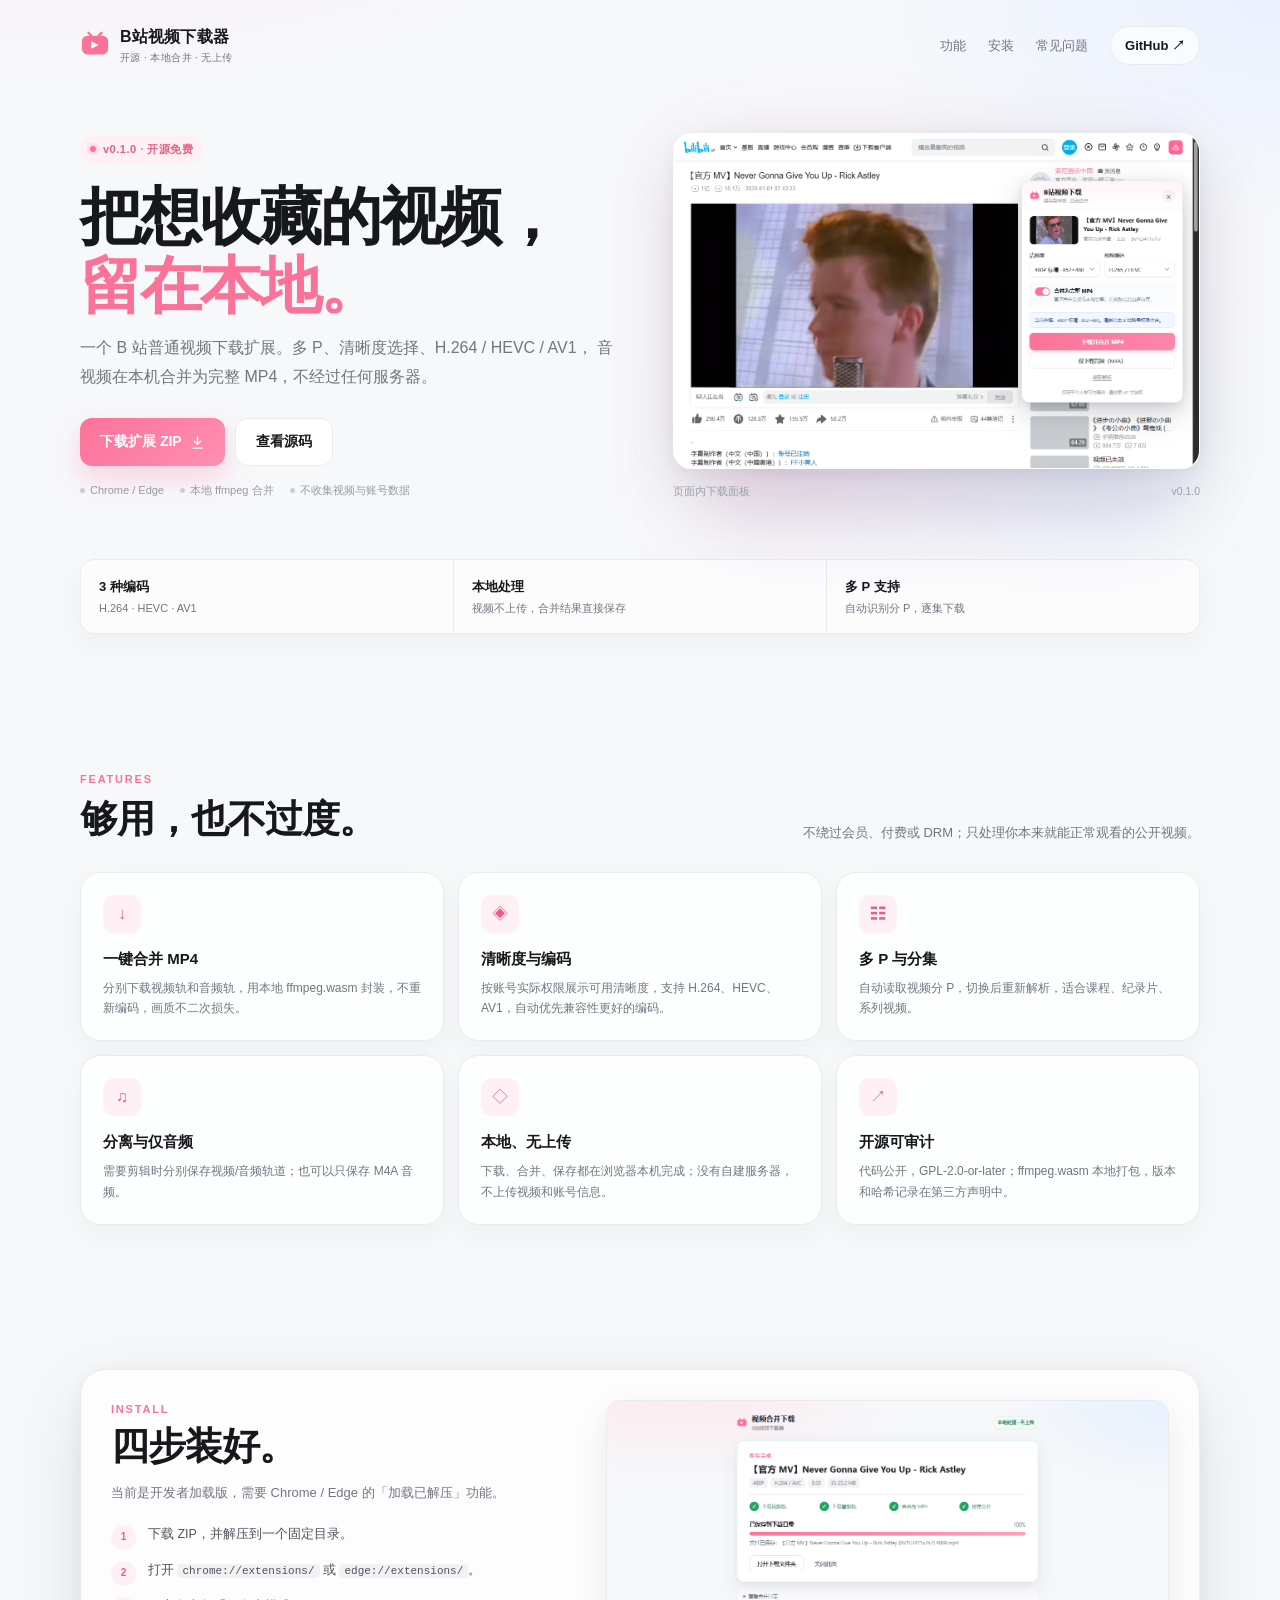
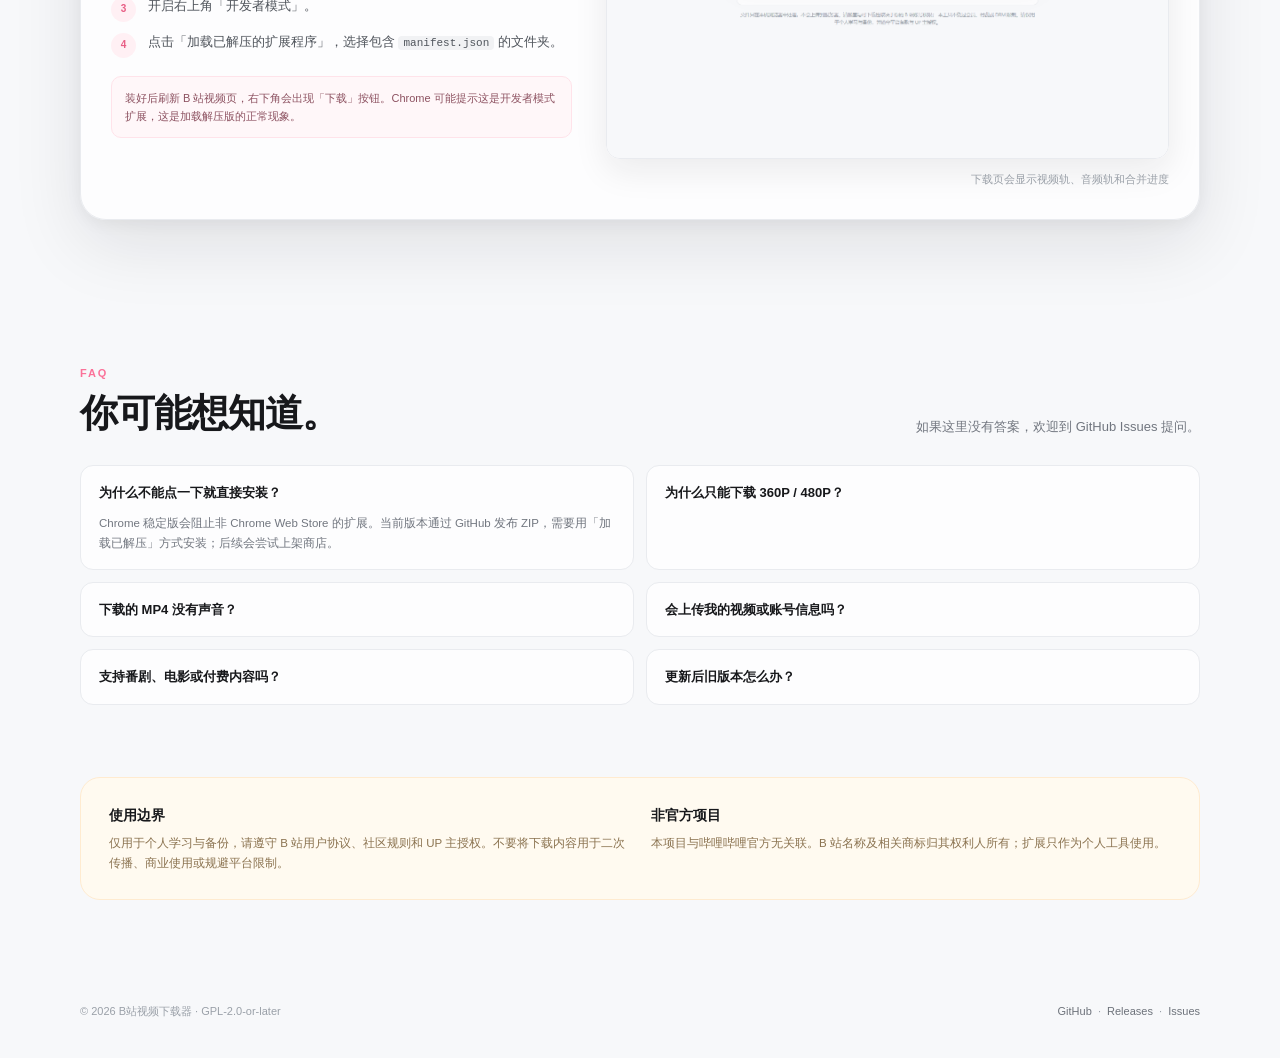
<file: docs/index.html>
<!doctype html>
<html lang="zh-CN">
<head>
  <meta charset="utf-8">
  <meta name="viewport" content="width=device-width, initial-scale=1">
  <title>B站视频下载器 · 开源、本地合并、无上传</title>
  <meta name="description" content="一个开源的 B 站普通视频下载扩展：支持多 P、清晰度选择、H.264/HEVC/AV1、本地合并 MP4、分离音视频和仅下载音频。">
  <meta property="og:title" content="B站视频下载器 · 开源、本地合并">
  <meta property="og:description" content="支持多 P、清晰度选择、本地音视频合并 MP4。文件只在本机处理。">
  <meta property="og:type" content="website">
  <meta property="og:image" content="panel.png">
  <style>
    :root {
      --pink: #fb7299;
      --pink-deep: #e85d84;
      --ink: #17181b;
      --muted: #71767f;
      --line: #e9ebef;
      --bg: #f7f8fa;
      --card: #ffffff;
      --blue: #5b8def;
      --green: #20a464;
      --radius: 20px;
      --shadow: 0 24px 70px rgba(23, 24, 27, .10), 0 4px 16px rgba(23, 24, 27, .05);
    }

    * { box-sizing: border-box; }
    html { scroll-behavior: smooth; }
    body {
      margin: 0;
      color: var(--ink);
      background:
        radial-gradient(900px 460px at 8% -8%, #ffe6ee 0%, transparent 62%),
        radial-gradient(780px 420px at 100% 0%, #eaf1ff 0%, transparent 56%),
        var(--bg);
      font-family: -apple-system, BlinkMacSystemFont, "Segoe UI", "PingFang SC", "Microsoft YaHei", sans-serif;
      line-height: 1.65;
      -webkit-font-smoothing: antialiased;
    }
    a { color: inherit; }
    img { max-width: 100%; display: block; }
    .wrap { width: min(1120px, calc(100% - 40px)); margin: 0 auto; }

    .nav {
      display: flex; align-items: center; justify-content: space-between; gap: 18px;
      padding: 24px 0 12px;
    }
    .brand { display: flex; align-items: center; gap: 10px; text-decoration: none; font-weight: 800; letter-spacing: .2px; }
    .brand svg { color: var(--pink); flex: none; }
    .brand small { display: block; color: var(--muted); font-size: 10px; font-weight: 500; letter-spacing: .4px; }
    .nav-links { display: flex; align-items: center; gap: 22px; font-size: 13px; color: var(--muted); }
    .nav-links a { text-decoration: none; }
    .nav-links a:hover { color: var(--ink); }
    .nav-cta {
      padding: 8px 14px; border: 1px solid var(--line); border-radius: 999px;
      background: rgba(255,255,255,.7); color: var(--ink) !important; font-weight: 650;
    }

    .hero {
      display: grid; grid-template-columns: 1.02fr .98fr; gap: 44px;
      align-items: center; padding: 54px 0 50px;
    }
    .badge {
      display: inline-flex; align-items: center; gap: 7px;
      padding: 5px 10px; border-radius: 999px;
      background: #fff0f4; color: var(--pink-deep);
      font-size: 11px; font-weight: 700; letter-spacing: .5px;
    }
    .badge i { width: 6px; height: 6px; border-radius: 50%; background: var(--pink); box-shadow: 0 0 0 3px rgba(251,114,153,.15); }
    h1 {
      margin: 18px 0 14px;
      font-size: clamp(38px, 5vw, 62px);
      line-height: 1.12;
      letter-spacing: -2px;
      font-weight: 850;
    }
    h1 em { font-style: normal; color: var(--pink); }
    .lead { margin: 0; max-width: 560px; color: var(--muted); font-size: 16px; line-height: 1.8; }
    .actions { display: flex; flex-wrap: wrap; gap: 10px; margin-top: 26px; }
    .btn {
      display: inline-flex; align-items: center; justify-content: center; gap: 8px;
      min-height: 48px; padding: 0 20px; border-radius: 12px;
      text-decoration: none; font-size: 14px; font-weight: 750;
      transition: transform .18s ease, box-shadow .18s ease, background .18s ease;
    }
    .btn:hover { transform: translateY(-2px); }
    .btn-primary {
      color: #fff; background: linear-gradient(135deg, #fb7299, #ff8fb1);
      box-shadow: 0 12px 26px rgba(251, 114, 153, .28);
    }
    .btn-secondary { color: var(--ink); background: #fff; border: 1px solid var(--line); }
    .btn-secondary:hover { box-shadow: 0 8px 22px rgba(23,24,27,.07); }
    .hero-note { display: flex; flex-wrap: wrap; gap: 10px 16px; margin-top: 15px; color: #969ba3; font-size: 11px; }
    .hero-note span { display: inline-flex; align-items: center; gap: 5px; }
    .hero-note span::before { content: ""; width: 5px; height: 5px; border-radius: 50%; background: #c9ced5; }

    .shot { position: relative; }
    .shot::before {
      content: ""; position: absolute; inset: 9% 4% -6% 6%;
      background: linear-gradient(135deg, rgba(251,114,153,.28), rgba(91,141,239,.18));
      filter: blur(42px); border-radius: 36px; z-index: 0;
    }
    .shot img {
      position: relative; z-index: 1;
      border-radius: 18px; box-shadow: var(--shadow);
      border: 1px solid rgba(255,255,255,.75);
      background: #fff;
    }
    .shot-caption {
      position: relative; z-index: 2; display: flex; justify-content: space-between; gap: 12px;
      margin-top: 14px; color: #9aa0a8; font-size: 10.5px;
    }

    .strip {
      display: grid; grid-template-columns: repeat(3, 1fr); gap: 1px;
      margin: 8px 0 64px; border: 1px solid var(--line); border-radius: 14px;
      overflow: hidden; background: var(--line); box-shadow: 0 10px 30px rgba(23,24,27,.04);
    }
    .strip div { padding: 16px 18px; background: rgba(255,255,255,.86); }
    .strip strong { display: block; font-size: 13px; }
    .strip span { display: block; margin-top: 2px; color: var(--muted); font-size: 11px; }

    section { padding: 72px 0; }
    .section-head { display: flex; align-items: flex-end; justify-content: space-between; gap: 20px; margin-bottom: 28px; }
    .eyebrow { color: var(--pink); font-size: 11px; font-weight: 800; letter-spacing: 1.8px; text-transform: uppercase; }
    h2 { margin: 8px 0 0; font-size: clamp(26px, 3.4vw, 38px); line-height: 1.25; letter-spacing: -1px; }
    .section-head p { max-width: 420px; margin: 0; color: var(--muted); font-size: 13px; }

    .grid-3 { display: grid; grid-template-columns: repeat(3, 1fr); gap: 14px; }
    .feature {
      padding: 22px; border: 1px solid var(--line); border-radius: var(--radius);
      background: rgba(255,255,255,.82); box-shadow: 0 10px 28px rgba(23,24,27,.035);
    }
    .feature-icon {
      width: 38px; height: 38px; display: grid; place-items: center;
      border-radius: 11px; background: #fff0f4; color: var(--pink-deep);
      margin-bottom: 14px;
    }
    .feature h3 { margin: 0 0 6px; font-size: 15px; }
    .feature p { margin: 0; color: var(--muted); font-size: 12px; line-height: 1.7; }

    .install {
      display: grid; grid-template-columns: .9fr 1.1fr; gap: 34px;
      align-items: start; padding: 30px; border: 1px solid var(--line);
      border-radius: 26px; background: rgba(255,255,255,.8); box-shadow: var(--shadow);
    }
    .install h2 { margin-top: 5px; }
    .steps { display: flex; flex-direction: column; gap: 10px; margin-top: 20px; }
    .step { display: flex; gap: 12px; align-items: flex-start; }
    .step-num {
      width: 25px; height: 25px; flex: none; display: grid; place-items: center;
      border-radius: 50%; background: #fff0f4; color: var(--pink-deep);
      font-size: 10px; font-weight: 800; margin-top: 1px;
    }
    .step p { margin: 0; font-size: 12.5px; color: #4f545b; line-height: 1.7; }
    .step code {
      padding: 1px 5px; border-radius: 4px; background: #f1f2f4;
      font-family: "Cascadia Mono", Consolas, monospace; font-size: 11px;
    }
    .install-note {
      margin-top: 18px; padding: 12px 13px; border-radius: 10px;
      border: 1px solid #ffe3ea; background: #fff7f9; color: #8d5261;
      font-size: 11px; line-height: 1.65;
    }
    .install-visual { display: flex; flex-direction: column; gap: 12px; }
    .install-visual img { border-radius: 14px; border: 1px solid var(--line); box-shadow: 0 12px 34px rgba(23,24,27,.08); }
    .install-visual span { color: #9aa0a8; font-size: 10.5px; text-align: right; }

    .faq { display: grid; grid-template-columns: 1fr 1fr; gap: 12px; }
    details {
      padding: 16px 18px; border: 1px solid var(--line); border-radius: 13px;
      background: rgba(255,255,255,.8);
    }
    summary { cursor: pointer; font-size: 13px; font-weight: 650; list-style: none; }
    summary::-webkit-details-marker { display: none; }
    details p { margin: 9px 0 0; color: var(--muted); font-size: 11.5px; line-height: 1.75; }

    .compliance {
      display: grid; grid-template-columns: 1fr 1fr; gap: 22px;
      padding: 26px 28px; border-radius: 20px;
      border: 1px solid #ffebd0; background: #fffaf0;
    }
    .compliance h3 { margin: 0 0 6px; font-size: 14px; }
    .compliance p { margin: 0; color: #8b7350; font-size: 11.5px; line-height: 1.75; }

    footer {
      display: flex; flex-wrap: wrap; align-items: center; justify-content: space-between; gap: 12px;
      padding: 30px 0 38px; color: #9aa0a8; font-size: 11px;
    }
    footer a { color: #6d727a; text-decoration: none; }
    footer a:hover { color: var(--pink-deep); }

    @media (max-width: 900px) {
      .hero { grid-template-columns: 1fr; gap: 30px; padding-top: 34px; }
      .shot { order: 2; }
      .nav-links { display: none; }
      .grid-3 { grid-template-columns: 1fr 1fr; }
      .install { grid-template-columns: 1fr; }
      .faq { grid-template-columns: 1fr; }
      .compliance { grid-template-columns: 1fr; }
    }
    @media (max-width: 560px) {
      .wrap { width: calc(100% - 28px); }
      h1 { letter-spacing: -1.2px; }
      .strip { grid-template-columns: 1fr; }
      .grid-3 { grid-template-columns: 1fr; }
      .actions .btn { width: 100%; }
      section { padding: 52px 0; }
      .install { padding: 20px; }
      .section-head { flex-direction: column; align-items: flex-start; }
    }
  </style>
</head>
<body>
  <div class="wrap">
    <nav class="nav">
      <a class="brand" href="./">
        <svg viewBox="0 0 32 32" width="30" height="30" fill="none" aria-hidden="true">
          <rect x="2" y="6" width="28" height="20" rx="6" fill="currentColor"/>
          <path d="m12 12 8 4-8 4v-8Z" fill="white"/>
          <path d="m9 3 3 3M23 3l-3 3" stroke="currentColor" stroke-width="2.4" stroke-linecap="round"/>
        </svg>
        <span>B站视频下载器<small>开源 · 本地合并 · 无上传</small></span>
      </a>
      <div class="nav-links">
        <a href="#features">功能</a>
        <a href="#install">安装</a>
        <a href="#faq">常见问题</a>
        <a class="nav-cta" href="https://github.com/compassscout/bilibili-video-downloader" target="_blank" rel="noreferrer">GitHub ↗</a>
      </div>
    </nav>

    <main>
      <section class="hero" style="padding-top:54px">
        <div>
          <span class="badge"><i></i> v0.1.0 · 开源免费</span>
          <h1>把想收藏的视频，<br><em>留在本地。</em></h1>
          <p class="lead">
            一个 B 站普通视频下载扩展。多 P、清晰度选择、H.264 / HEVC / AV1，
            音视频在本机合并为完整 MP4，不经过任何服务器。
          </p>
          <div class="actions">
            <a class="btn btn-primary" href="https://github.com/compassscout/bilibili-video-downloader/releases/latest/download/bilibili-downloader-v0.1.0.zip">
              下载扩展 ZIP
              <svg width="15" height="15" viewBox="0 0 24 24" fill="none" stroke="currentColor" stroke-width="2.2" stroke-linecap="round" stroke-linejoin="round" aria-hidden="true"><path d="M12 3v12"/><path d="m7 10 5 5 5-5"/><path d="M5 21h14"/></svg>
            </a>
            <a class="btn btn-secondary" href="https://github.com/compassscout/bilibili-video-downloader" target="_blank" rel="noreferrer">查看源码</a>
          </div>
          <div class="hero-note">
            <span>Chrome / Edge</span>
            <span>本地 ffmpeg 合并</span>
            <span>不收集视频与账号数据</span>
          </div>
        </div>
        <div class="shot">
          <img src="panel.png" alt="B站视频下载器在视频页右下角的面板" loading="eager">
          <div class="shot-caption"><span>页面内下载面板</span><span>v0.1.0</span></div>
        </div>
      </section>

      <div class="strip">
        <div><strong>3 种编码</strong><span>H.264 · HEVC · AV1</span></div>
        <div><strong>本地处理</strong><span>视频不上传，合并结果直接保存</span></div>
        <div><strong>多 P 支持</strong><span>自动识别分 P，逐集下载</span></div>
      </div>

      <section id="features">
        <div class="section-head">
          <div>
            <div class="eyebrow">Features</div>
            <h2>够用，也不过度。</h2>
          </div>
          <p>不绕过会员、付费或 DRM；只处理你本来就能正常观看的公开视频。</p>
        </div>
        <div class="grid-3">
          <article class="feature">
            <div class="feature-icon">↓</div>
            <h3>一键合并 MP4</h3>
            <p>分别下载视频轨和音频轨，用本地 ffmpeg.wasm 封装，不重新编码，画质不二次损失。</p>
          </article>
          <article class="feature">
            <div class="feature-icon">◈</div>
            <h3>清晰度与编码</h3>
            <p>按账号实际权限展示可用清晰度，支持 H.264、HEVC、AV1，自动优先兼容性更好的编码。</p>
          </article>
          <article class="feature">
            <div class="feature-icon">☷</div>
            <h3>多 P 与分集</h3>
            <p>自动读取视频分 P，切换后重新解析，适合课程、纪录片、系列视频。</p>
          </article>
          <article class="feature">
            <div class="feature-icon">♫</div>
            <h3>分离与仅音频</h3>
            <p>需要剪辑时分别保存视频/音频轨道；也可以只保存 M4A 音频。</p>
          </article>
          <article class="feature">
            <div class="feature-icon">◇</div>
            <h3>本地、无上传</h3>
            <p>下载、合并、保存都在浏览器本机完成；没有自建服务器，不上传视频和账号信息。</p>
          </article>
          <article class="feature">
            <div class="feature-icon">↗</div>
            <h3>开源可审计</h3>
            <p>代码公开，GPL-2.0-or-later；ffmpeg.wasm 本地打包，版本和哈希记录在第三方声明中。</p>
          </article>
        </div>
      </section>

      <section id="install">
        <div class="install">
          <div>
            <div class="eyebrow">Install</div>
            <h2>四步装好。</h2>
            <p class="lead" style="font-size:13px;margin-top:10px">当前是开发者加载版，需要 Chrome / Edge 的「加载已解压」功能。</p>
            <div class="steps">
              <div class="step"><span class="step-num">1</span><p>下载 ZIP，并解压到一个固定目录。</p></div>
              <div class="step"><span class="step-num">2</span><p>打开 <code>chrome://extensions/</code> 或 <code>edge://extensions/</code>。</p></div>
              <div class="step"><span class="step-num">3</span><p>开启右上角「开发者模式」。</p></div>
              <div class="step"><span class="step-num">4</span><p>点击「加载已解压的扩展程序」，选择包含 <code>manifest.json</code> 的文件夹。</p></div>
            </div>
            <div class="install-note">
              装好后刷新 B 站视频页，右下角会出现「下载」按钮。Chrome 可能提示这是开发者模式扩展，这是加载解压版的正常现象。
            </div>
          </div>
          <div class="install-visual">
            <img src="downloader.png" alt="合并下载页" loading="lazy">
            <span>下载页会显示视频轨、音频轨和合并进度</span>
          </div>
        </div>
      </section>

      <section id="faq">
        <div class="section-head">
          <div>
            <div class="eyebrow">FAQ</div>
            <h2>你可能想知道。</h2>
          </div>
          <p>如果这里没有答案，欢迎到 GitHub Issues 提问。</p>
        </div>
        <div class="faq">
          <details open>
            <summary>为什么不能点一下就直接安装？</summary>
            <p>Chrome 稳定版会阻止非 Chrome Web Store 的扩展。当前版本通过 GitHub 发布 ZIP，需要用「加载已解压」方式安装；后续会尝试上架商店。</p>
          </details>
          <details>
            <summary>为什么只能下载 360P / 480P？</summary>
            <p>清晰度取决于你的 B 站账号权限。未登录通常只有 360P / 480P；登录后才会出现账号可用的更高清晰度。扩展不会伪造权限。</p>
          </details>
          <details>
            <summary>下载的 MP4 没有声音？</summary>
            <p>请使用「下载并合并 MP4」，不要选「分别下载」。如果合并失败，可以分别保存视频和音频，再用本地 ffmpeg 合并。</p>
          </details>
          <details>
            <summary>会上传我的视频或账号信息吗？</summary>
            <p>不会。扩展没有自建服务器；视频流在本地下载，合并也在本地完成。B 站 Cookie 只用于向 B 站接口请求你本来就能观看的内容。</p>
          </details>
          <details>
            <summary>支持番剧、电影或付费内容吗？</summary>
            <p>当前不支持，也不打算绕过会员、付费或 DRM。只处理普通公开视频，避免给用户和项目带来不必要的法律风险。</p>
          </details>
          <details>
            <summary>更新后旧版本怎么办？</summary>
            <p>下载新 ZIP 解压覆盖旧目录，然后在扩展管理页点击刷新，再刷新 B 站页面。</p>
          </details>
        </div>
      </section>

      <section style="padding-top:0">
        <div class="compliance">
          <div>
            <h3>使用边界</h3>
            <p>仅用于个人学习与备份，请遵守 B 站用户协议、社区规则和 UP 主授权。不要将下载内容用于二次传播、商业使用或规避平台限制。</p>
          </div>
          <div>
            <h3>非官方项目</h3>
            <p>本项目与哔哩哔哩官方无关联。B 站名称及相关商标归其权利人所有；扩展只作为个人工具使用。</p>
          </div>
        </div>
      </section>
    </main>

    <footer>
      <span>© 2026 B站视频下载器 · GPL-2.0-or-later</span>
      <span>
        <a href="https://github.com/compassscout/bilibili-video-downloader" target="_blank" rel="noreferrer">GitHub</a>
        &nbsp;·&nbsp;
        <a href="https://github.com/compassscout/bilibili-video-downloader/releases" target="_blank" rel="noreferrer">Releases</a>
        &nbsp;·&nbsp;
        <a href="https://github.com/compassscout/bilibili-video-downloader/issues" target="_blank" rel="noreferrer">Issues</a>
      </span>
    </footer>
  </div>
</body>
</html>
</file>
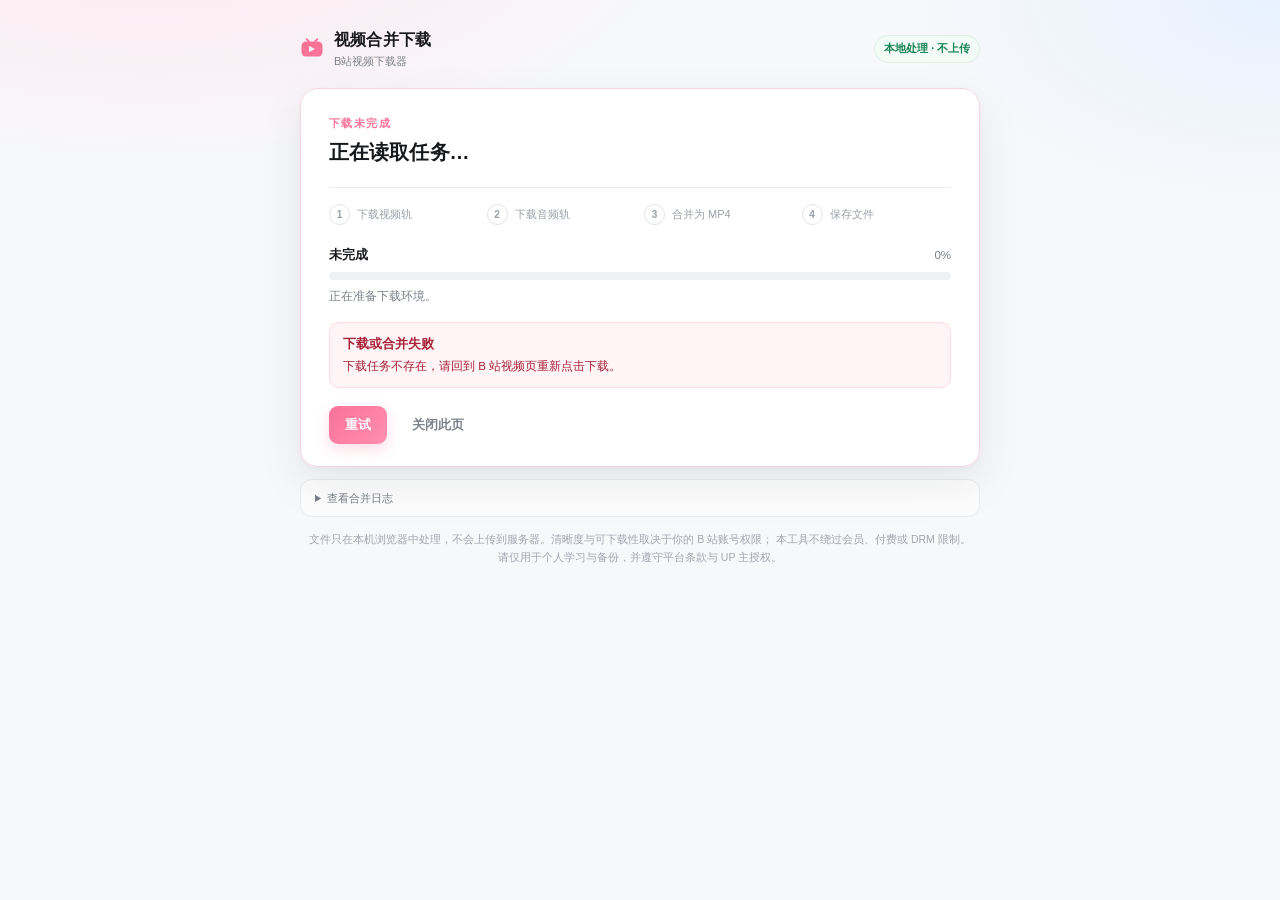
<file: src/downloader/downloader.html>
<!doctype html>
<html lang="zh-CN">
<head>
  <meta charset="utf-8">
  <meta name="viewport" content="width=device-width, initial-scale=1">
  <title>视频合并下载 · B站下载器</title>
  <link rel="stylesheet" href="downloader.css">
</head>
<body>
  <div class="app">
    <header class="topbar">
      <div class="brand">
        <span class="brand-logo" aria-hidden="true">
          <svg viewBox="0 0 32 32" width="24" height="24" fill="none">
            <rect x="2" y="6" width="28" height="20" rx="6" fill="currentColor"/>
            <path d="m12 12 8 4-8 4v-8Z" fill="white"/>
            <path d="m9 3 3 3M23 3l-3 3" stroke="currentColor" stroke-width="2.4" stroke-linecap="round"/>
          </svg>
        </span>
        <span class="brand-copy">
          <strong>视频合并下载</strong>
          <small>B站视频下载器</small>
        </span>
      </div>
      <span class="privacy-badge">本地处理 · 不上传</span>
    </header>

    <main class="main">
      <section class="card" id="mainCard">
        <div class="eyebrow" id="eyebrow">准备下载</div>
        <h1 class="title" id="title">正在读取任务…</h1>
        <div class="meta" id="meta"></div>

        <ol class="steps" id="steps">
          <li class="step" data-step="1"><span class="step-dot">1</span><span class="step-name">下载视频轨</span></li>
          <li class="step" data-step="2"><span class="step-dot">2</span><span class="step-name">下载音频轨</span></li>
          <li class="step" data-step="3"><span class="step-dot">3</span><span class="step-name">合并为 MP4</span></li>
          <li class="step" data-step="4"><span class="step-dot">4</span><span class="step-name">保存文件</span></li>
        </ol>

        <div class="progress-head">
          <span id="stageLabel">准备中…</span>
          <span id="percent">0%</span>
        </div>
        <div class="progress" role="progressbar" aria-valuemin="0" aria-valuemax="100" aria-valuenow="0" id="progress">
          <div class="progress-bar" id="bar"></div>
        </div>
        <p class="detail" id="detail">正在准备下载环境。</p>

        <div class="notice error" id="errorBox" hidden>
          <strong id="errorTitle">下载失败</strong>
          <p id="errorText"></p>
          <details id="errorDetailWrap" hidden>
            <summary>技术细节</summary>
            <pre id="errorDetail"></pre>
          </details>
        </div>

        <div class="actions" id="actions">
          <button class="ghost" id="cancelButton" type="button">取消</button>
          <button class="primary" id="retryButton" type="button" hidden>重试</button>
          <button class="secondary" id="separateButton" type="button" hidden>分别下载视频 / 音频</button>
          <button class="secondary" id="showFolderButton" type="button" hidden>打开下载文件夹</button>
          <button class="ghost" id="closeButton" type="button" hidden>关闭此页</button>
        </div>
      </section>

      <details class="logbox" id="logBox">
        <summary>查看合并日志</summary>
        <pre id="log"></pre>
      </details>

      <p class="legal">
        文件只在本机浏览器中处理，不会上传到服务器。清晰度与可下载性取决于你的 B 站账号权限；
        本工具不绕过会员、付费或 DRM 限制。请仅用于个人学习与备份，并遵守平台条款与 UP 主授权。
      </p>
    </main>
  </div>

  <script src="../vendor/ffmpeg/ffmpeg.js"></script>
  <script src="downloader.js"></script>
</body>
</html>
</file>
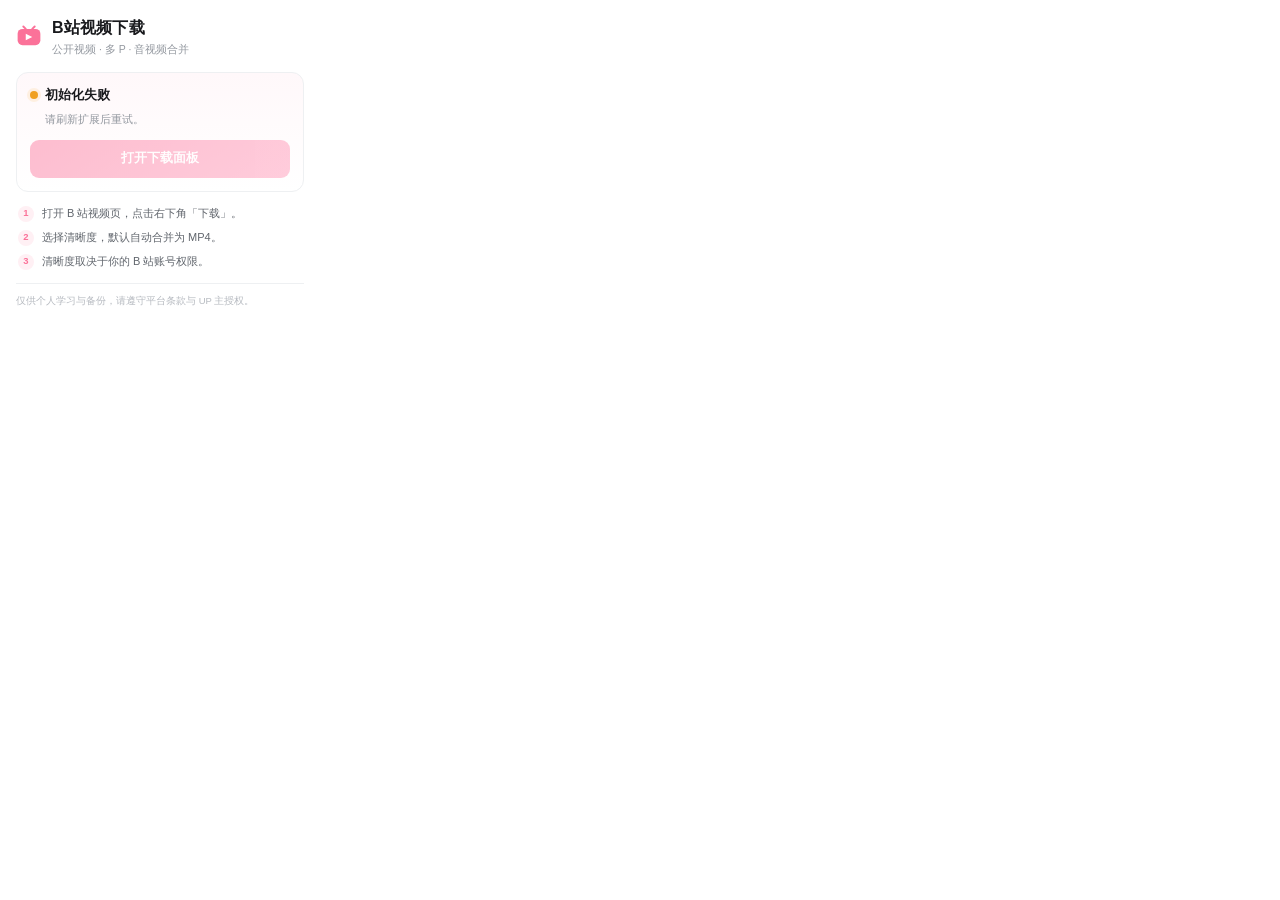
<file: src/popup/popup.html>
<!doctype html>
<html lang="zh-CN">
<head>
  <meta charset="utf-8">
  <meta name="viewport" content="width=device-width, initial-scale=1">
  <title>B站视频下载</title>
  <link rel="stylesheet" href="popup.css">
</head>
<body>
  <main class="popup">
    <header class="head">
      <div class="logo" aria-hidden="true">
        <svg viewBox="0 0 32 32" width="26" height="26" fill="none">
          <rect x="2" y="6" width="28" height="20" rx="6" fill="currentColor"/>
          <path d="m12 12 8 4-8 4v-8Z" fill="white"/>
          <path d="m9 3 3 3M23 3l-3 3" stroke="currentColor" stroke-width="2.4" stroke-linecap="round"/>
        </svg>
      </div>
      <div>
        <h1>B站视频下载</h1>
        <p>公开视频 · 多 P · 音视频合并</p>
      </div>
    </header>

    <section class="card" id="statusCard">
      <div class="status-row">
        <span class="status-dot" id="statusDot"></span>
        <span id="statusText">正在检测当前页面…</span>
      </div>
      <p class="hint" id="statusHint"></p>
      <button class="primary" id="openPanel" type="button" disabled>打开下载面板</button>
    </section>

    <section class="tips">
      <div class="tip"><span>1</span>打开 B 站视频页，点击右下角「下载」。</div>
      <div class="tip"><span>2</span>选择清晰度，默认自动合并为 MP4。</div>
      <div class="tip"><span>3</span>清晰度取决于你的 B 站账号权限。</div>
    </section>

    <footer class="foot">仅供个人学习与备份，请遵守平台条款与 UP 主授权。</footer>
  </main>
  <script src="popup.js"></script>
</body>
</html>
</file>
<file: src/downloader/downloader.css>
:root {
  color-scheme: light;
  --pink: #fb7299;
  --pink-dark: #e85d84;
  --ink: #18191c;
  --muted: #7c828a;
  --line: #e9ebee;
  --green: #20a464;
}

* { box-sizing: border-box; }

body {
  margin: 0;
  min-height: 100vh;
  background:
    radial-gradient(900px 420px at 12% -10%, #ffe6ee 0%, transparent 60%),
    radial-gradient(700px 380px at 100% 0%, #e7f1ff 0%, transparent 55%),
    #f7f8fa;
  color: var(--ink);
  font-family: -apple-system, BlinkMacSystemFont, "Segoe UI", "PingFang SC", "Microsoft YaHei", sans-serif;
  font-size: 14px;
  line-height: 1.5;
}

.app { width: min(680px, calc(100% - 32px)); margin: 0 auto; padding: 28px 0 40px; }

.topbar { display: flex; align-items: center; justify-content: space-between; gap: 16px; margin-bottom: 18px; }
.brand { display: flex; align-items: center; gap: 10px; }
.brand-logo { display: flex; color: var(--pink); }
.brand-copy { display: flex; flex-direction: column; }
.brand-copy strong { font-size: 16px; letter-spacing: .2px; }
.brand-copy small { color: var(--muted); font-size: 11px; margin-top: 1px; }
.privacy-badge {
  padding: 5px 9px;
  border: 1px solid #dcefe5;
  border-radius: 999px;
  background: #f2fbf6;
  color: #168254;
  font-size: 10.5px;
  font-weight: 650;
  white-space: nowrap;
}

.main { display: flex; flex-direction: column; gap: 12px; }

.card {
  padding: 26px 28px 22px;
  border: 1px solid rgba(24, 25, 28, .07);
  border-radius: 18px;
  background: rgba(255, 255, 255, .94);
  box-shadow: 0 18px 46px rgba(15, 23, 42, .08), 0 2px 8px rgba(15, 23, 42, .04);
  backdrop-filter: blur(8px);
}
.card.success { border-color: #d4efdf; }
.card.failed { border-color: #f6d6dd; }

.eyebrow { color: var(--pink); font-size: 11px; font-weight: 750; letter-spacing: 1.4px; text-transform: uppercase; }
.title {
  margin: 7px 0 6px;
  font-size: 20px;
  line-height: 1.45;
  letter-spacing: .1px;
  word-break: break-word;
}
.meta { display: flex; flex-wrap: wrap; gap: 7px; color: var(--muted); font-size: 11.5px; }
.meta span { padding: 3px 8px; border-radius: 6px; background: #f3f4f6; }

.steps {
  list-style: none;
  display: grid;
  grid-template-columns: repeat(4, 1fr);
  gap: 8px;
  padding: 16px 0 14px;
  margin: 14px 0 0;
  border-top: 1px solid var(--line);
}
.step { display: flex; align-items: center; gap: 7px; min-width: 0; color: #9aa0a8; font-size: 11px; }
.step-dot {
  width: 21px; height: 21px; flex: none;
  display: grid; place-items: center;
  border: 1.5px solid #dfe2e6; border-radius: 50%;
  background: #fff; color: #9aa0a8;
  font-size: 10px; font-weight: 700;
  transition: all .2s ease;
}
.step.active { color: var(--pink); font-weight: 650; }
.step.active .step-dot { border-color: var(--pink); color: var(--pink); box-shadow: 0 0 0 4px rgba(251, 114, 153, .1); }
.step.done { color: #4f8d6d; }
.step.done .step-dot { border-color: var(--green); background: var(--green); color: #fff; }
.step-name { overflow: hidden; text-overflow: ellipsis; white-space: nowrap; }

.progress-head { display: flex; align-items: baseline; justify-content: space-between; gap: 12px; margin: 7px 0 7px; }
#stageLabel { font-size: 12.5px; font-weight: 650; }
#percent { color: var(--muted); font-size: 11.5px; font-variant-numeric: tabular-nums; }
.progress { height: 8px; overflow: hidden; border-radius: 999px; background: #f0f1f3; }
.progress-bar {
  width: 0%;
  height: 100%;
  border-radius: inherit;
  background: linear-gradient(90deg, #fb7299, #ff9fba);
  transition: width .28s ease;
}
.progress-bar.indeterminate {
  width: 38% !important;
  animation: slide 1.2s ease-in-out infinite;
}
@keyframes slide { 0% { transform: translateX(-110%); } 100% { transform: translateX(290%); } }

.detail { min-height: 19px; margin: 8px 0 0; color: var(--muted); font-size: 11.5px; font-variant-numeric: tabular-nums; word-break: break-all; }

.notice { margin-top: 15px; padding: 12px 13px; border-radius: 10px; }
.notice strong { display: block; font-size: 12.5px; margin-bottom: 3px; }
.notice p { margin: 0; font-size: 11.5px; line-height: 1.6; white-space: pre-wrap; }
.notice.error { border: 1px solid #ffd8e0; background: #fff4f6; color: #a82038; }
.notice.error summary { margin-top: 7px; cursor: pointer; font-size: 11px; color: #b95a6d; }
.notice.error pre { white-space: pre-wrap; word-break: break-all; font-size: 10.5px; color: #8f4352; background: #fff; padding: 8px; border-radius: 6px; }

.actions { display: flex; flex-wrap: wrap; gap: 8px; margin-top: 18px; }
.actions:empty { display: none; }
button { font: inherit; cursor: pointer; }
.primary, .secondary, .ghost {
  height: 38px; padding: 0 16px; border-radius: 9px;
  font-size: 12.5px; font-weight: 650;
}
.primary {
  border: 0; color: #fff;
  background: linear-gradient(135deg, #fb7299, #ff8fb1);
  box-shadow: 0 5px 14px rgba(251, 114, 153, .25);
}
.primary:hover { filter: brightness(1.03); }
.secondary { border: 1px solid #e0e3e7; background: #fff; color: #4d535b; }
.secondary:hover { border-color: var(--pink); color: var(--pink); }
.ghost { border: 1px solid transparent; background: transparent; color: #7c828a; }
.ghost:hover { background: #f2f3f5; color: #4d535b; }
button:disabled { opacity: .5; cursor: not-allowed; }

.logbox {
  border: 1px solid var(--line);
  border-radius: 12px;
  background: rgba(255, 255, 255, .72);
  font-size: 11px;
  color: var(--muted);
  overflow: hidden;
}
.logbox summary { padding: 10px 14px; cursor: pointer; user-select: none; }
.logbox pre {
  max-height: 220px;
  overflow: auto;
  margin: 0;
  padding: 10px 14px 14px;
  border-top: 1px solid var(--line);
  background: #fbfbfc;
  color: #5c6370;
  font-family: "Cascadia Mono", Consolas, monospace;
  font-size: 10px;
  line-height: 1.5;
  white-space: pre-wrap;
  word-break: break-all;
}

.legal { margin: 2px 4px 0; color: #a0a6ae; font-size: 10.5px; line-height: 1.65; text-align: center; }

@media (max-width: 560px) {
  .app { width: calc(100% - 20px); padding-top: 16px; }
  .card { padding: 20px 18px 18px; border-radius: 15px; }
  .steps { grid-template-columns: 1fr 1fr; row-gap: 9px; }
  .title { font-size: 17px; }
  .privacy-badge { display: none; }
  .actions button { flex: 1 1 auto; }
}
</file>
<file: src/popup/popup.css>
:root {
  color-scheme: light;
  --pink: #fb7299;
  --ink: #18191c;
  --muted: #9499a0;
  --line: #eef0f2;
}

* { box-sizing: border-box; }

body {
  margin: 0;
  width: 320px;
  background: #fff;
  color: var(--ink);
  font-family: -apple-system, BlinkMacSystemFont, "Segoe UI", "PingFang SC", "Microsoft YaHei", sans-serif;
  font-size: 13px;
  line-height: 1.5;
}

.popup { padding: 16px; }

.head { display: flex; align-items: center; gap: 10px; margin-bottom: 14px; }
.logo { display: flex; color: var(--pink); }
h1 { margin: 0; font-size: 16px; letter-spacing: .2px; }
.head p { margin: 2px 0 0; color: var(--muted); font-size: 10.5px; }

.card {
  padding: 13px;
  border: 1px solid var(--line);
  border-radius: 12px;
  background: linear-gradient(180deg, #fff8fa 0%, #fff 100%);
  margin-bottom: 13px;
}

.status-row { display: flex; align-items: center; gap: 7px; font-weight: 650; font-size: 12.5px; }
.status-dot {
  width: 8px; height: 8px; border-radius: 50%; flex: none;
  background: #d0d3d8;
}
.status-dot.ready { background: #20a464; box-shadow: 0 0 0 3px rgba(32, 164, 100, .12); }
.status-dot.warn { background: #f0a020; box-shadow: 0 0 0 3px rgba(240, 160, 32, .12); }

.hint {
  min-height: 18px;
  margin: 6px 0 11px 15px;
  color: var(--muted);
  font-size: 11px;
  line-height: 1.55;
}

.primary {
  width: 100%;
  height: 38px;
  border: 0;
  border-radius: 9px;
  background: linear-gradient(135deg, #fb7299, #ff8fb1);
  color: #fff;
  font: inherit;
  font-size: 12.5px;
  font-weight: 700;
  cursor: pointer;
  box-shadow: 0 5px 14px rgba(251, 114, 153, .22);
}
.primary:disabled { opacity: .45; cursor: not-allowed; box-shadow: none; }
.primary:not(:disabled):hover { filter: brightness(1.03); }

.tips { display: flex; flex-direction: column; gap: 7px; padding: 0 2px; }
.tip { display: flex; align-items: flex-start; gap: 8px; color: #61666d; font-size: 11px; line-height: 1.55; }
.tip span {
  width: 16px; height: 16px; flex: none; margin-top: 1px;
  display: grid; place-items: center;
  border-radius: 50%; background: #fff0f4; color: var(--pink);
  font-size: 9.5px; font-weight: 700;
}

.foot { margin-top: 13px; padding-top: 10px; border-top: 1px solid var(--line); color: #b6bac0; font-size: 9.5px; line-height: 1.5; }
</file>
